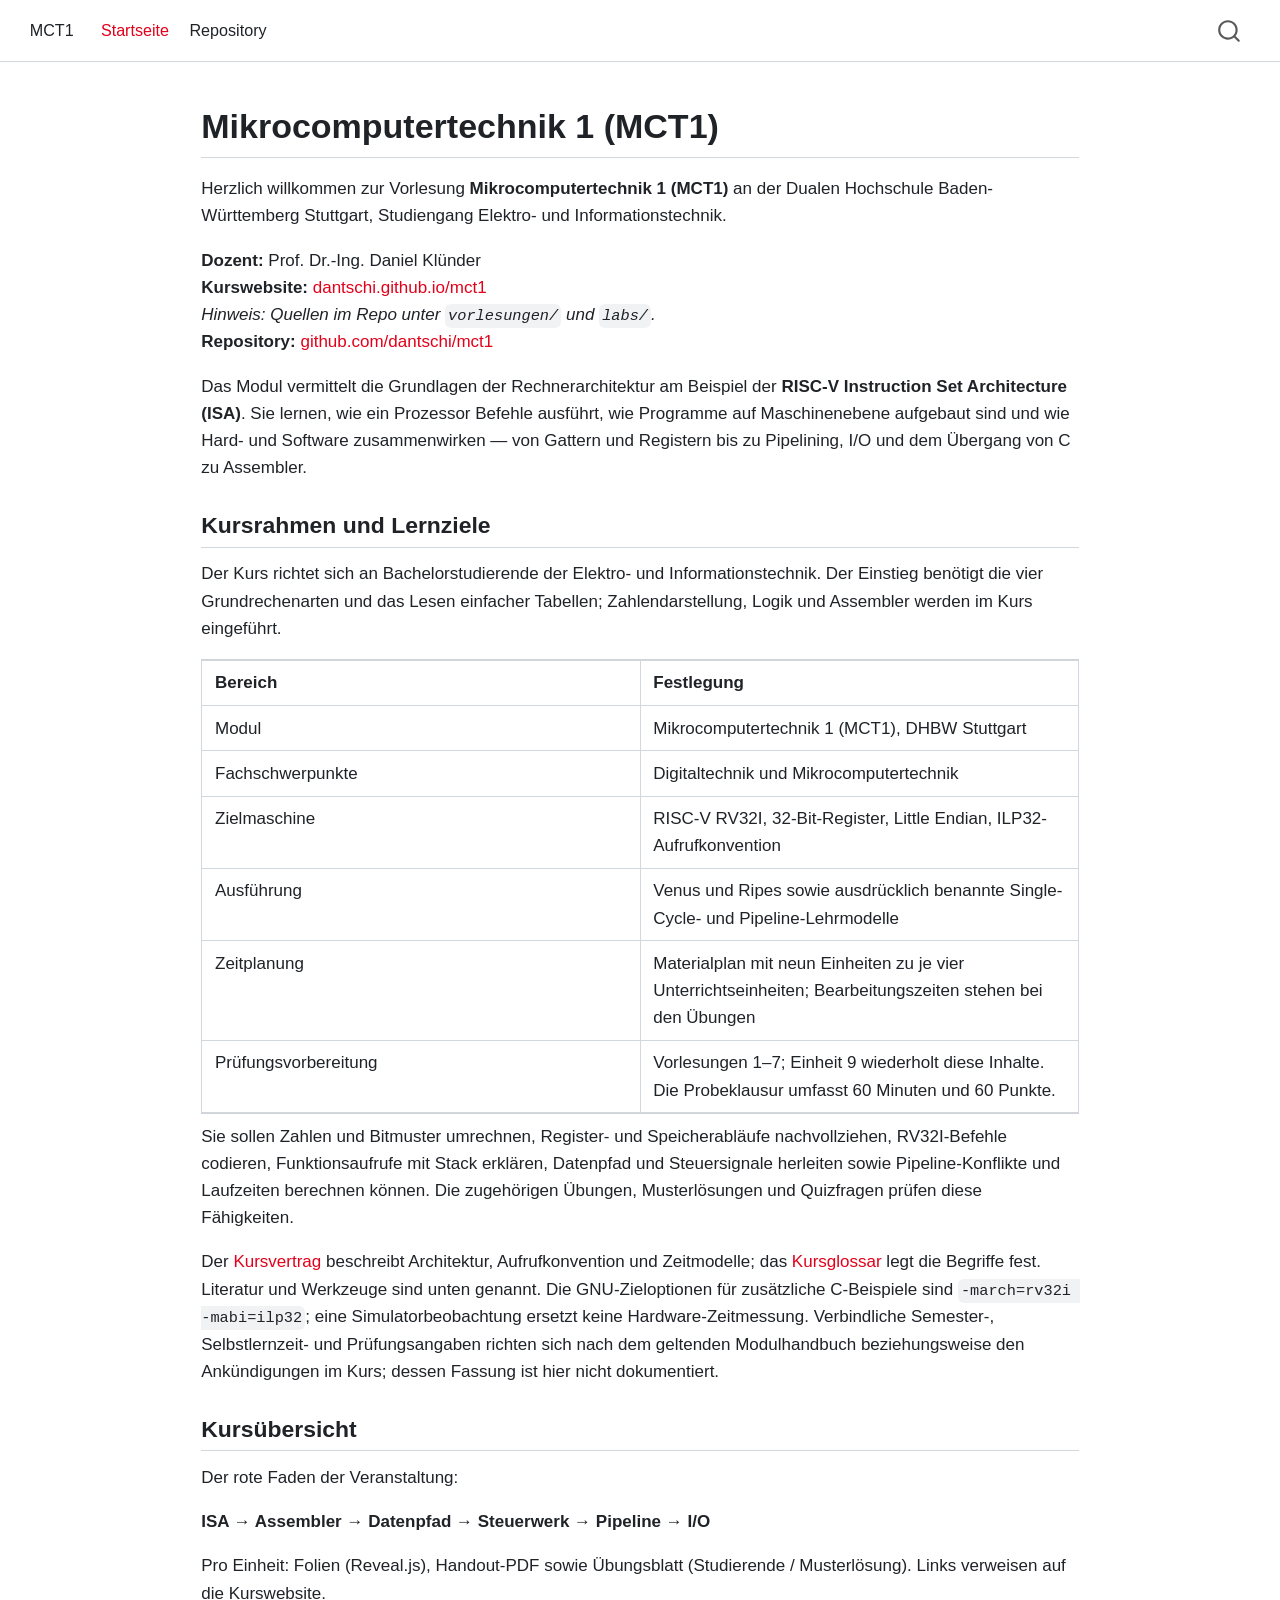
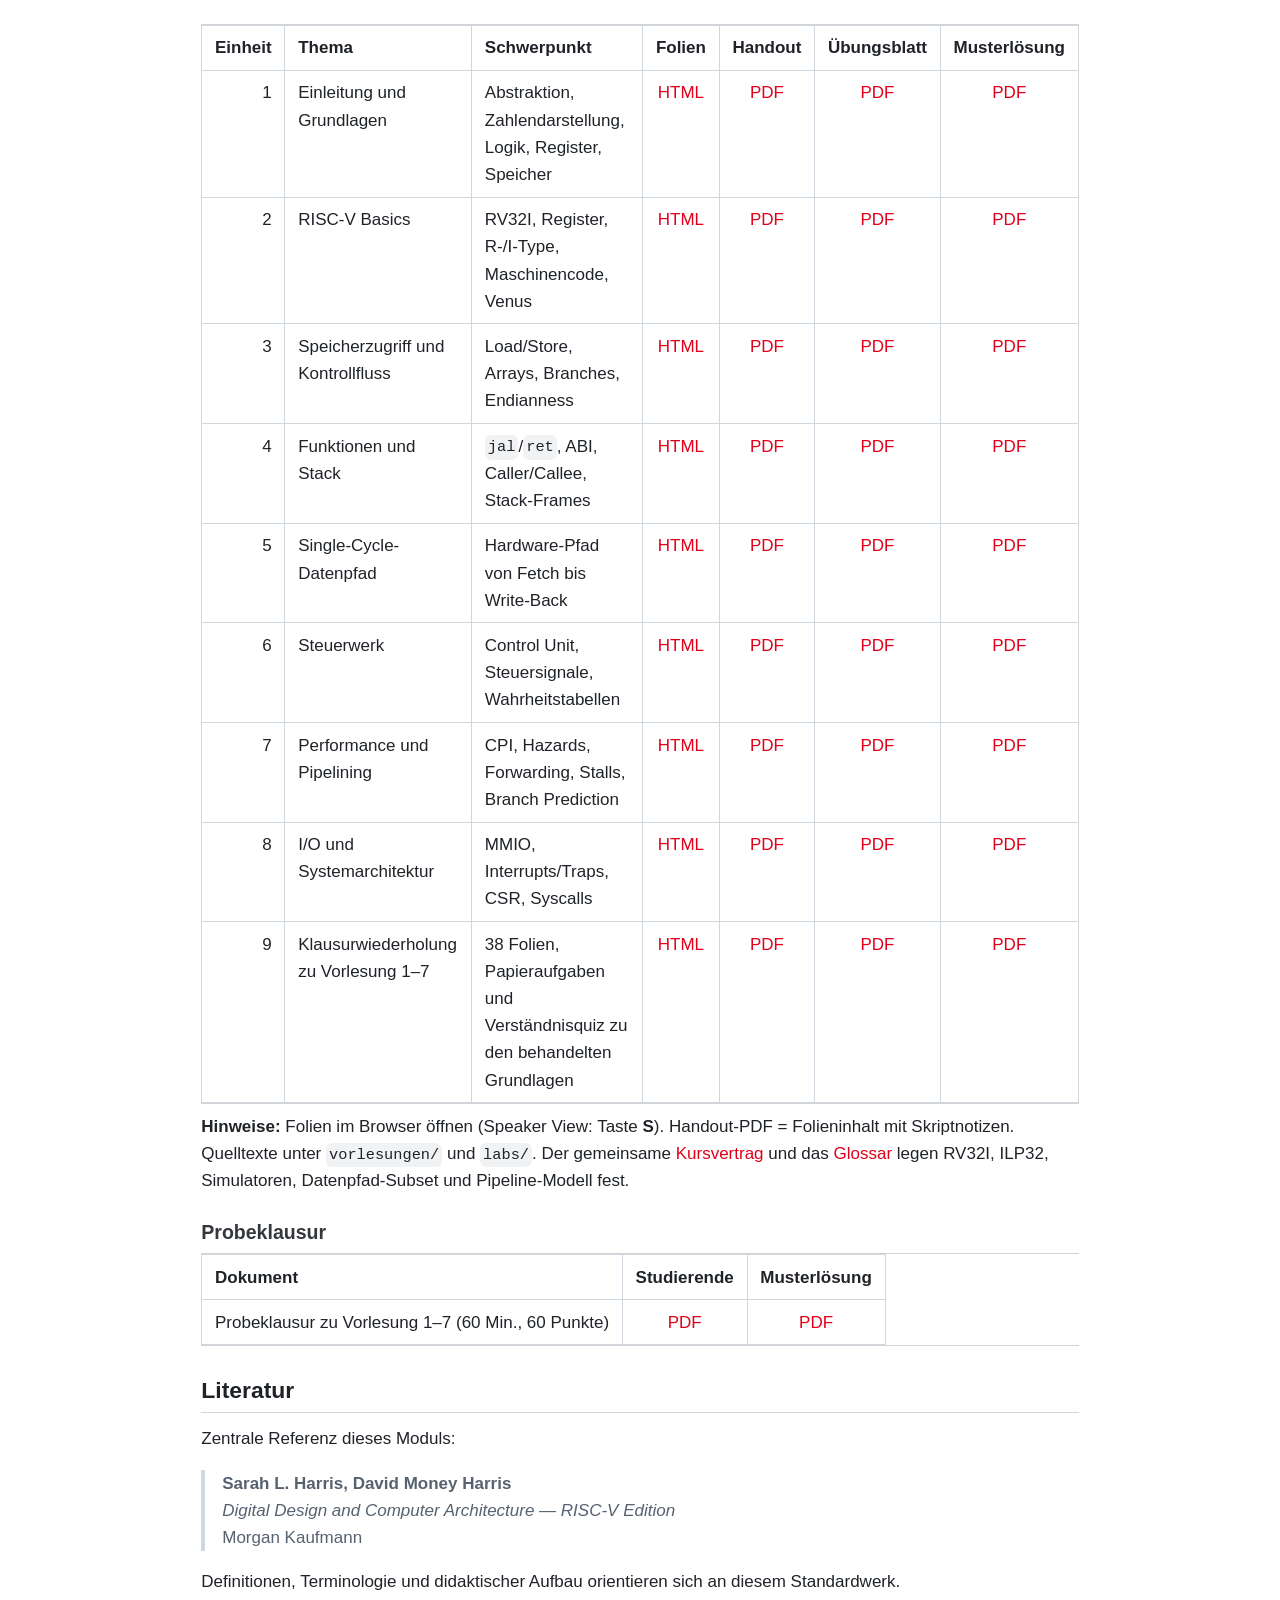
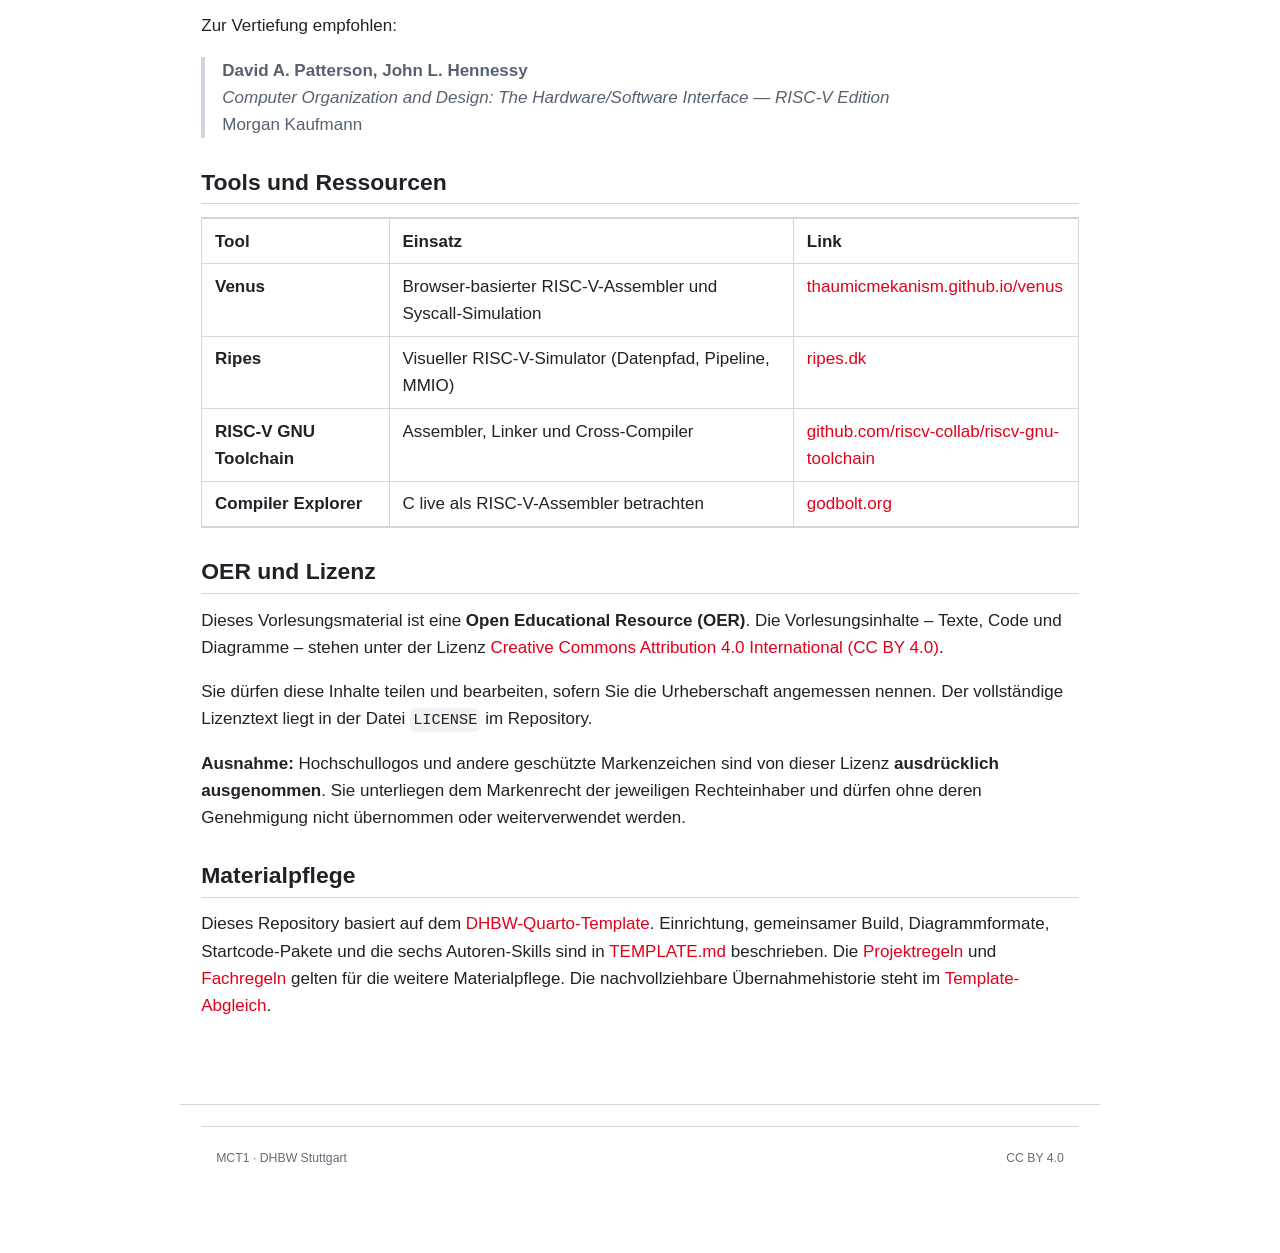
<file: index.html>
<!DOCTYPE html>
<html xmlns="http://www.w3.org/1999/xhtml" lang="en" xml:lang="en"><head>

<meta charset="utf-8">
<meta name="generator" content="quarto-1.11.9">

<meta name="viewport" content="width=device-width, initial-scale=1.0, user-scalable=yes">


<title>Mikrocomputertechnik 1</title>
<style>
/* Default styles provided by pandoc.
** See https://pandoc.org/MANUAL.html#variables-for-html for config info.
*/
span.smallcaps{font-variant: small-caps;}
div.columns{display: flex; gap: 1.5em;}
div.column{flex: auto;}
@media screen {
div.columns{gap: min(4vw, 1.5em);}
div.column{overflow-x: auto;}
}
div.hanging-indent{margin-left: 1.5em; text-indent: -1.5em;}
ul.task-list{list-style: none;}
ul.task-list li input[type="checkbox"] {
  width: 0.8em;
  margin: 0 0.8em 0.2em -1em; /* quarto-specific, see https://github.com/quarto-dev/quarto-cli/issues/4556 */ 
  vertical-align: middle;
}
</style>


<script src="site_libs/quarto-nav/quarto-nav.js"></script>
<script src="site_libs/quarto-nav/headroom.min.js"></script>
<script src="site_libs/clipboard/clipboard.min.js"></script>
<script src="site_libs/quarto-search/autocomplete.umd.js"></script>
<script src="site_libs/quarto-search/fuse.min.js"></script>
<script src="site_libs/quarto-search/quarto-search.js"></script>
<meta name="quarto:offset" content="./">
<link href="./assets/dhbw_logo.svg" rel="icon" type="image/svg+xml">
<script src="site_libs/quarto-html/quarto.js" type="module"></script>
<script src="site_libs/quarto-html/tabsets/tabsets.js" type="module"></script>
<script src="site_libs/quarto-html/scrollable-regions/scrollable-regions.js" type="module"></script>
<script src="site_libs/quarto-html/popper.min.js"></script>
<script src="site_libs/quarto-html/tippy.umd.min.js"></script>
<script src="site_libs/quarto-html/anchor.min.js"></script>
<link href="site_libs/quarto-html/tippy.css" rel="stylesheet">
<link href="site_libs/quarto-html/quarto-syntax-highlighting-63b5708e65d6cd79cd7618c58d0c21e7.css" rel="stylesheet" id="quarto-text-highlighting-styles">
<script src="site_libs/bootstrap/bootstrap.min.js"></script>
<link href="site_libs/bootstrap/bootstrap-icons.css" rel="stylesheet">
<link href="site_libs/bootstrap/bootstrap-bfeb43f7357e78ff91136a2dca9fb023.min.css" rel="stylesheet" append-hash="true" id="quarto-bootstrap" data-mode="light">
<script id="quarto-search-options" type="application/json">{
  "location": "navbar",
  "copy-button": false,
  "collapse-after": 3,
  "panel-placement": "end",
  "type": "overlay",
  "limit": 50,
  "keyboard-shortcut": [
    "f",
    "/",
    "s"
  ],
  "show-item-context": false,
  "language": {
    "search-no-results-text": "No results",
    "search-matching-documents-text": "matching documents",
    "search-copy-link-title": "Copy link to search",
    "search-hide-matches-text": "Hide additional matches",
    "search-more-match-text": "more match in this document",
    "search-more-matches-text": "more matches in this document",
    "search-clear-button-title": "Clear",
    "search-text-placeholder": "",
    "search-detached-cancel-button-title": "Cancel",
    "search-submit-button-title": "Submit",
    "search-label": "Search"
  }
}</script>
<link rel="preconnect" href="https://fonts.googleapis.com">
<link rel="preconnect" href="https://fonts.gstatic.com" crossorigin="">
<link href="https://fonts.googleapis.com/css2?family=Inter:wght@400;500;600&amp;display=swap" rel="stylesheet">


</head>

<body class="nav-fixed fullcontent quarto-light"><a id="quarto-skip-link" class="visually-hidden-focusable" href="#quarto-document-content">Skip to main content</a>

<div id="quarto-search-results"></div>
  <header id="quarto-header" class="headroom fixed-top">
    <nav class="navbar navbar-expand-lg " data-bs-theme="dark" aria-label="Site">
      <div class="navbar-container container-fluid">
      <div class="navbar-brand-container mx-auto">
    <a class="navbar-brand" href="./index.html">
    <span class="navbar-title">MCT1</span>
    </a>
  </div>
          <button class="navbar-toggler" type="button" data-bs-toggle="collapse" data-bs-target="#navbarCollapse" aria-controls="navbarCollapse" aria-expanded="false" aria-label="Toggle navigation" onclick="if (window.quartoToggleHeadroom) { window.quartoToggleHeadroom(); }">
  <span class="navbar-toggler-icon"></span>
</button>
          <div class="collapse navbar-collapse" id="navbarCollapse">
            <ul class="navbar-nav navbar-nav-scroll me-auto">
  <li class="nav-item">
    <a class="nav-link active" href="./index.html" aria-current="page"> 
<span class="menu-text">Startseite</span></a>
  </li>  
  <li class="nav-item">
    <a class="nav-link" href="https://github.com/dantschi/mct1"> 
<span class="menu-text">Repository</span></a>
  </li>  
</ul>
          </div> <!-- /navcollapse -->
            <div class="quarto-navbar-tools">
</div>
            <div id="quarto-search" class="" title="Search"></div>
      </div> <!-- /container-fluid -->
    </nav>
</header>
<!-- content -->
<div id="quarto-content" class="quarto-container page-columns page-rows-contents page-layout-article page-navbar">
<!-- sidebar -->
<!-- margin-sidebar -->
    
<!-- main -->
<main class="content" id="quarto-document-content" tabindex="-1"><header id="title-block-header" class="quarto-title-block"></header>




<section id="mikrocomputertechnik-1-mct1" class="level1">
<h1>Mikrocomputertechnik 1 (MCT1)</h1>
<p>Herzlich willkommen zur Vorlesung <strong>Mikrocomputertechnik 1 (MCT1)</strong> an der Dualen Hochschule Baden-Württemberg Stuttgart, Studiengang Elektro- und Informationstechnik.</p>
<p><strong>Dozent:</strong> Prof.&nbsp;Dr.-Ing. Daniel Klünder<br>
<strong>Kurswebsite:</strong> <a href="https://dantschi.github.io/mct1/">dantschi.github.io/mct1</a><br>
<em>Hinweis: Quellen im Repo unter <a href="vorlesungen/"><code>vorlesungen/</code></a> und <a href="labs/"><code>labs/</code></a>.</em><br>
<strong>Repository:</strong> <a href="https://github.com/dantschi/mct1">github.com/dantschi/mct1</a></p>
<p>Das Modul vermittelt die Grundlagen der Rechnerarchitektur am Beispiel der <strong>RISC-V Instruction Set Architecture (ISA)</strong>. Sie lernen, wie ein Prozessor Befehle ausführt, wie Programme auf Maschinenebene aufgebaut sind und wie Hard- und Software zusammenwirken — von Gattern und Registern bis zu Pipelining, I/O und dem Übergang von C zu Assembler.</p>
<section id="kursrahmen-und-lernziele" class="level2">
<h2 class="anchored" data-anchor-id="kursrahmen-und-lernziele">Kursrahmen und Lernziele</h2>
<p>Der Kurs richtet sich an Bachelorstudierende der Elektro- und Informationstechnik. Der Einstieg benötigt die vier Grundrechenarten und das Lesen einfacher Tabellen; Zahlendarstellung, Logik und Assembler werden im Kurs eingeführt.</p>
<table class="caption-top table">
<colgroup>
<col style="width: 50%">
<col style="width: 50%">
</colgroup>
<thead>
<tr class="header">
<th>Bereich</th>
<th>Festlegung</th>
</tr>
</thead>
<tbody>
<tr class="odd">
<td>Modul</td>
<td>Mikrocomputertechnik 1 (MCT1), DHBW Stuttgart</td>
</tr>
<tr class="even">
<td>Fachschwerpunkte</td>
<td>Digitaltechnik und Mikrocomputertechnik</td>
</tr>
<tr class="odd">
<td>Zielmaschine</td>
<td>RISC-V RV32I, 32-Bit-Register, Little Endian, ILP32-Aufrufkonvention</td>
</tr>
<tr class="even">
<td>Ausführung</td>
<td>Venus und Ripes sowie ausdrücklich benannte Single-Cycle- und Pipeline-Lehrmodelle</td>
</tr>
<tr class="odd">
<td>Zeitplanung</td>
<td>Materialplan mit neun Einheiten zu je vier Unterrichtseinheiten; Bearbeitungszeiten stehen bei den Übungen</td>
</tr>
<tr class="even">
<td>Prüfungsvorbereitung</td>
<td>Vorlesungen 1–7; Einheit 9 wiederholt diese Inhalte. Die Probeklausur umfasst 60 Minuten und 60 Punkte.</td>
</tr>
</tbody>
</table>
<p>Sie sollen Zahlen und Bitmuster umrechnen, Register- und Speicherabläufe nachvollziehen, RV32I-Befehle codieren, Funktionsaufrufe mit Stack erklären, Datenpfad und Steuersignale herleiten sowie Pipeline-Konflikte und Laufzeiten berechnen können. Die zugehörigen Übungen, Musterlösungen und Quizfragen prüfen diese Fähigkeiten.</p>
<p>Der <a href="referenz/kursvertrag.md">Kursvertrag</a> beschreibt Architektur, Aufrufkonvention und Zeitmodelle; das <a href="GLOSSAR.md">Kursglossar</a> legt die Begriffe fest. Literatur und Werkzeuge sind unten genannt. Die GNU-Zieloptionen für zusätzliche C-Beispiele sind <code>-march=rv32i -mabi=ilp32</code>; eine Simulatorbeobachtung ersetzt keine Hardware-Zeitmessung. Verbindliche Semester-, Selbstlernzeit- und Prüfungsangaben richten sich nach dem geltenden Modulhandbuch beziehungsweise den Ankündigungen im Kurs; dessen Fassung ist hier nicht dokumentiert.</p>
</section>
<section id="kursübersicht" class="level2">
<h2 class="anchored" data-anchor-id="kursübersicht">Kursübersicht</h2>
<p>Der rote Faden der Veranstaltung:</p>
<p><strong>ISA → Assembler → Datenpfad → Steuerwerk → Pipeline → I/O</strong></p>
<p>Pro Einheit: Folien (Reveal.js), Handout-PDF sowie Übungsblatt (Studierende / Musterlösung). Links verweisen auf die Kurswebsite.</p>
<table class="caption-top table">
<thead>
<tr class="header">
<th style="text-align: right;">Einheit</th>
<th>Thema</th>
<th>Schwerpunkt</th>
<th style="text-align: center;">Folien</th>
<th style="text-align: center;">Handout</th>
<th style="text-align: center;">Übungsblatt</th>
<th style="text-align: center;">Musterlösung</th>
</tr>
</thead>
<tbody>
<tr class="odd">
<td style="text-align: right;">1</td>
<td>Einleitung und Grundlagen</td>
<td>Abstraktion, Zahlendarstellung, Logik, Register, Speicher</td>
<td style="text-align: center;"><a href="https://dantschi.github.io/mct1/vorlesungen/01_kickoff.html">HTML</a></td>
<td style="text-align: center;"><a href="https://dantschi.github.io/mct1/vorlesungen/01_kickoff-handout.pdf">PDF</a></td>
<td style="text-align: center;"><a href="https://dantschi.github.io/mct1/labs/lab_01_datenrepraesentation-logik.pdf">PDF</a></td>
<td style="text-align: center;"><a href="https://dantschi.github.io/mct1/labs/lab_01_datenrepraesentation-logik-musterloesung.pdf">PDF</a></td>
</tr>
<tr class="even">
<td style="text-align: right;">2</td>
<td>RISC-V Basics</td>
<td>RV32I, Register, R-/I-Type, Maschinencode, Venus</td>
<td style="text-align: center;"><a href="https://dantschi.github.io/mct1/vorlesungen/02_riscv-basics.html">HTML</a></td>
<td style="text-align: center;"><a href="https://dantschi.github.io/mct1/vorlesungen/02_riscv-basics-handout.pdf">PDF</a></td>
<td style="text-align: center;"><a href="https://dantschi.github.io/mct1/labs/lab_02_riscv-basics-venus.pdf">PDF</a></td>
<td style="text-align: center;"><a href="https://dantschi.github.io/mct1/labs/lab_02_riscv-basics-venus-musterloesung.pdf">PDF</a></td>
</tr>
<tr class="odd">
<td style="text-align: right;">3</td>
<td>Speicherzugriff und Kontrollfluss</td>
<td>Load/Store, Arrays, Branches, Endianness</td>
<td style="text-align: center;"><a href="https://dantschi.github.io/mct1/vorlesungen/03_speicher-kontrollfluss.html">HTML</a></td>
<td style="text-align: center;"><a href="https://dantschi.github.io/mct1/vorlesungen/03_speicher-kontrollfluss-handout.pdf">PDF</a></td>
<td style="text-align: center;"><a href="https://dantschi.github.io/mct1/labs/lab_03_speicherzugriff-kontrollfluss.pdf">PDF</a></td>
<td style="text-align: center;"><a href="https://dantschi.github.io/mct1/labs/lab_03_speicherzugriff-kontrollfluss-musterloesung.pdf">PDF</a></td>
</tr>
<tr class="even">
<td style="text-align: right;">4</td>
<td>Funktionen und Stack</td>
<td><code>jal</code>/<code>ret</code>, ABI, Caller/Callee, Stack-Frames</td>
<td style="text-align: center;"><a href="https://dantschi.github.io/mct1/vorlesungen/04_funktionen-stack.html">HTML</a></td>
<td style="text-align: center;"><a href="https://dantschi.github.io/mct1/vorlesungen/04_funktionen-stack-handout.pdf">PDF</a></td>
<td style="text-align: center;"><a href="https://dantschi.github.io/mct1/labs/lab_04_funktionen-stack.pdf">PDF</a></td>
<td style="text-align: center;"><a href="https://dantschi.github.io/mct1/labs/lab_04_funktionen-stack-musterloesung.pdf">PDF</a></td>
</tr>
<tr class="odd">
<td style="text-align: right;">5</td>
<td>Single-Cycle-Datenpfad</td>
<td>Hardware-Pfad von Fetch bis Write-Back</td>
<td style="text-align: center;"><a href="https://dantschi.github.io/mct1/vorlesungen/05_single-cycle-datenpfad.html">HTML</a></td>
<td style="text-align: center;"><a href="https://dantschi.github.io/mct1/vorlesungen/05_single-cycle-datenpfad-handout.pdf">PDF</a></td>
<td style="text-align: center;"><a href="https://dantschi.github.io/mct1/labs/lab_05_single-cycle-datenpfad.pdf">PDF</a></td>
<td style="text-align: center;"><a href="https://dantschi.github.io/mct1/labs/lab_05_single-cycle-datenpfad-musterloesung.pdf">PDF</a></td>
</tr>
<tr class="even">
<td style="text-align: right;">6</td>
<td>Steuerwerk</td>
<td>Control Unit, Steuersignale, Wahrheitstabellen</td>
<td style="text-align: center;"><a href="https://dantschi.github.io/mct1/vorlesungen/06_steuerwerk.html">HTML</a></td>
<td style="text-align: center;"><a href="https://dantschi.github.io/mct1/vorlesungen/06_steuerwerk-handout.pdf">PDF</a></td>
<td style="text-align: center;"><a href="https://dantschi.github.io/mct1/labs/lab_06_steuerwerk.pdf">PDF</a></td>
<td style="text-align: center;"><a href="https://dantschi.github.io/mct1/labs/lab_06_steuerwerk-musterloesung.pdf">PDF</a></td>
</tr>
<tr class="odd">
<td style="text-align: right;">7</td>
<td>Performance und Pipelining</td>
<td>CPI, Hazards, Forwarding, Stalls, Branch Prediction</td>
<td style="text-align: center;"><a href="https://dantschi.github.io/mct1/vorlesungen/07_performance-pipelining.html">HTML</a></td>
<td style="text-align: center;"><a href="https://dantschi.github.io/mct1/vorlesungen/07_performance-pipelining-handout.pdf">PDF</a></td>
<td style="text-align: center;"><a href="https://dantschi.github.io/mct1/labs/lab_07_performance-pipelining.pdf">PDF</a></td>
<td style="text-align: center;"><a href="https://dantschi.github.io/mct1/labs/lab_07_performance-pipelining-musterloesung.pdf">PDF</a></td>
</tr>
<tr class="even">
<td style="text-align: right;">8</td>
<td>I/O und Systemarchitektur</td>
<td>MMIO, Interrupts/Traps, CSR, Syscalls</td>
<td style="text-align: center;"><a href="https://dantschi.github.io/mct1/vorlesungen/08_io-systemarchitektur.html">HTML</a></td>
<td style="text-align: center;"><a href="https://dantschi.github.io/mct1/vorlesungen/08_io-systemarchitektur-handout.pdf">PDF</a></td>
<td style="text-align: center;"><a href="https://dantschi.github.io/mct1/labs/lab_08_io-systemarchitektur.pdf">PDF</a></td>
<td style="text-align: center;"><a href="https://dantschi.github.io/mct1/labs/lab_08_io-systemarchitektur-musterloesung.pdf">PDF</a></td>
</tr>
<tr class="odd">
<td style="text-align: right;">9</td>
<td>Klausurwiederholung zu Vorlesung 1–7</td>
<td>38 Folien, Papieraufgaben und Verständnisquiz zu den behandelten Grundlagen</td>
<td style="text-align: center;"><a href="https://dantschi.github.io/mct1/vorlesungen/09_wrap-up-c-to-assembly.html">HTML</a></td>
<td style="text-align: center;"><a href="https://dantschi.github.io/mct1/vorlesungen/09_wrap-up-c-to-assembly-handout.pdf">PDF</a></td>
<td style="text-align: center;"><a href="https://dantschi.github.io/mct1/labs/lab_09_wrap-up-state-machine.pdf">PDF</a></td>
<td style="text-align: center;"><a href="https://dantschi.github.io/mct1/labs/lab_09_wrap-up-state-machine-musterloesung.pdf">PDF</a></td>
</tr>
</tbody>
</table>
<p><strong>Hinweise:</strong> Folien im Browser öffnen (Speaker View: Taste <strong>S</strong>). Handout-PDF = Folieninhalt mit Skriptnotizen. Quelltexte unter <a href="vorlesungen/"><code>vorlesungen/</code></a> und <a href="labs/"><code>labs/</code></a>. Der gemeinsame <a href="referenz/kursvertrag.md">Kursvertrag</a> und das <a href="GLOSSAR.md">Glossar</a> legen RV32I, ILP32, Simulatoren, Datenpfad-Subset und Pipeline-Modell fest.</p>
<section id="probeklausur" class="level3">
<h3 class="anchored" data-anchor-id="probeklausur">Probeklausur</h3>
<table class="caption-top table">
<thead>
<tr class="header">
<th>Dokument</th>
<th style="text-align: center;">Studierende</th>
<th style="text-align: center;">Musterlösung</th>
</tr>
</thead>
<tbody>
<tr class="odd">
<td>Probeklausur zu Vorlesung 1–7 (60 Min., 60 Punkte)</td>
<td style="text-align: center;"><a href="https://dantschi.github.io/mct1/labs/probeklausur.pdf">PDF</a></td>
<td style="text-align: center;"><a href="https://dantschi.github.io/mct1/labs/probeklausur-musterloesung.pdf">PDF</a></td>
</tr>
</tbody>
</table>
</section>
</section>
<section id="literatur" class="level2">
<h2 class="anchored" data-anchor-id="literatur">Literatur</h2>
<p>Zentrale Referenz dieses Moduls:</p>
<blockquote class="blockquote">
<p><strong>Sarah L. Harris, David Money Harris</strong><br>
<em>Digital Design and Computer Architecture — RISC-V Edition</em><br>
Morgan Kaufmann</p>
</blockquote>
<p>Definitionen, Terminologie und didaktischer Aufbau orientieren sich an diesem Standardwerk.</p>
<p>Zur Vertiefung empfohlen:</p>
<blockquote class="blockquote">
<p><strong>David A. Patterson, John L. Hennessy</strong><br>
<em>Computer Organization and Design: The Hardware/Software Interface — RISC-V Edition</em><br>
Morgan Kaufmann</p>
</blockquote>
</section>
<section id="tools-und-ressourcen" class="level2">
<h2 class="anchored" data-anchor-id="tools-und-ressourcen">Tools und Ressourcen</h2>
<table class="caption-top table">
<thead>
<tr class="header">
<th>Tool</th>
<th>Einsatz</th>
<th>Link</th>
</tr>
</thead>
<tbody>
<tr class="odd">
<td><strong>Venus</strong></td>
<td>Browser-basierter RISC-V-Assembler und Syscall-Simulation</td>
<td><a href="https://thaumicmekanism.github.io/venus/">thaumicmekanism.github.io/venus</a></td>
</tr>
<tr class="even">
<td><strong>Ripes</strong></td>
<td>Visueller RISC-V-Simulator (Datenpfad, Pipeline, MMIO)</td>
<td><a href="https://ripes.dk/">ripes.dk</a></td>
</tr>
<tr class="odd">
<td><strong>RISC-V GNU Toolchain</strong></td>
<td>Assembler, Linker und Cross-Compiler</td>
<td><a href="https://github.com/riscv-collab/riscv-gnu-toolchain">github.com/riscv-collab/riscv-gnu-toolchain</a></td>
</tr>
<tr class="even">
<td><strong>Compiler Explorer</strong></td>
<td>C live als RISC-V-Assembler betrachten</td>
<td><a href="https://godbolt.org/">godbolt.org</a></td>
</tr>
</tbody>
</table>
</section>
<section id="oer-und-lizenz" class="level2">
<h2 class="anchored" data-anchor-id="oer-und-lizenz">OER und Lizenz</h2>
<p>Dieses Vorlesungsmaterial ist eine <strong>Open Educational Resource (OER)</strong>. Die Vorlesungsinhalte – Texte, Code und Diagramme – stehen unter der Lizenz <strong><a href="https://creativecommons.org/licenses/by/4.0/">Creative Commons Attribution 4.0 International (CC BY 4.0)</a></strong>.</p>
<p>Sie dürfen diese Inhalte teilen und bearbeiten, sofern Sie die Urheberschaft angemessen nennen. Der vollständige Lizenztext liegt in der Datei <a href="LICENSE"><code>LICENSE</code></a> im Repository.</p>
<p><strong>Ausnahme:</strong> Hochschullogos und andere geschützte Markenzeichen sind von dieser Lizenz <strong>ausdrücklich ausgenommen</strong>. Sie unterliegen dem Markenrecht der jeweiligen Rechteinhaber und dürfen ohne deren Genehmigung nicht übernommen oder weiterverwendet werden.</p>
</section>
<section id="materialpflege" class="level2">
<h2 class="anchored" data-anchor-id="materialpflege">Materialpflege</h2>
<p>Dieses Repository basiert auf dem <a href="https://github.com/dantschi/dhbw-quarto-template">DHBW-Quarto-Template</a>. Einrichtung, gemeinsamer Build, Diagrammformate, Startcode-Pakete und die sechs Autoren-Skills sind in <a href="TEMPLATE.md">TEMPLATE.md</a> beschrieben. Die <a href="AGENTS.md">Projektregeln</a> und <a href="FACHREGELN.md">Fachregeln</a> gelten für die weitere Materialpflege. Die nachvollziehbare Übernahmehistorie steht im <a href="referenz/template-abgleich.md">Template-Abgleich</a>.</p>


</section>
</section>

</main> <!-- /main -->
<script id="quarto-html-after-body" type="application/javascript">
  window.document.addEventListener("DOMContentLoaded", function (event) {
    const icon = "";
    const anchorJS = new window.AnchorJS();
    anchorJS.options = {
      placement: 'right',
      icon: icon
    };
    anchorJS.add('.anchored');
    const isCodeAnnotation = (el) => {
      for (const clz of el.classList) {
        if (clz.startsWith('code-annotation-')) {                     
          return true;
        }
      }
      return false;
    }
    const onCopySuccess = function(e) {
      // button target
      const button = e.trigger;
      // don't keep focus
      button.blur();
      // flash "checked"
      button.classList.add('code-copy-button-checked');
      var currentTitle = button.getAttribute("title");
      button.setAttribute("title", "Copied!");
      let tooltip;
      if (window.bootstrap) {
        button.setAttribute("data-bs-toggle", "tooltip");
        button.setAttribute("data-bs-placement", "left");
        button.setAttribute("data-bs-title", "Copied!");
        tooltip = new bootstrap.Tooltip(button, 
          { trigger: "manual", 
            customClass: "code-copy-button-tooltip",
            offset: [0, -8]});
        tooltip.show();    
      }
      setTimeout(function() {
        if (tooltip) {
          tooltip.hide();
          button.removeAttribute("data-bs-title");
          button.removeAttribute("data-bs-toggle");
          button.removeAttribute("data-bs-placement");
        }
        button.setAttribute("title", currentTitle);
        button.classList.remove('code-copy-button-checked');
      }, 1000);
      // clear code selection
      e.clearSelection();
    }
    const getTextToCopy = function(trigger) {
      const outerScaffold = trigger.parentElement.cloneNode(true);
      const codeEl = outerScaffold.querySelector('code');
      for (const childEl of codeEl.children) {
        if (isCodeAnnotation(childEl)) {
          childEl.remove();
        }
      }
      return codeEl.innerText;
    }
    const clipboard = new window.ClipboardJS('.code-copy-button:not([data-in-quarto-modal])', {
      text: getTextToCopy
    });
    clipboard.on('success', onCopySuccess);
    if (window.document.getElementById('quarto-embedded-source-code-modal')) {
      const clipboardModal = new window.ClipboardJS('.code-copy-button[data-in-quarto-modal]', {
        text: getTextToCopy,
        container: window.document.getElementById('quarto-embedded-source-code-modal')
      });
      clipboardModal.on('success', onCopySuccess);
    }
      var localhostRegex = new RegExp(/^(?:http|https):\/\/localhost\:?[0-9]*\//);
      var mailtoRegex = new RegExp(/^mailto:/);
        var filterRegex = new RegExp("https:\/\/dantschi\.github\.io\/mct1\/");
      var isInternal = (href) => {
          return filterRegex.test(href) || localhostRegex.test(href) || mailtoRegex.test(href);
      }
      // Inspect non-navigation links and adorn them if external
      window.quartoDecorateExternalLinks = function (root) {
     var links = (root || window.document).querySelectorAll('a[href]:not(.nav-link):not(.navbar-brand):not(.toc-action):not(.sidebar-link):not(.sidebar-item-toggle):not(.pagination-link):not(.no-external):not([aria-hidden]):not(.dropdown-item):not(.quarto-navigation-tool):not(.about-link)');
      for (var i=0; i<links.length; i++) {
        const link = links[i];
        if (!isInternal(link.href)) {
          // undo the damage that might have been done by quarto-nav.js in the case of
          // links that we want to consider external
          if (link.dataset.originalHref !== undefined) {
            link.href = link.dataset.originalHref;
          }
          if (!link.classList.contains('no-external-icon')) {
          }
        }
      }
      };
      window.quartoDecorateExternalLinks(window.document);
    // Esc closes the popup (WCAG 1.4.13) and focus leaving both trigger and
    // popup closes it (WCAG 2.4.11); tippy handles neither for interactive popups.
    const hideOnEscAndFocusOut = {
      name: 'hideOnEscAndFocusOut',
      defaultValue: true,
      fn(instance) {
        const dismiss = () => {
          // A show scheduled by the trigger delay would otherwise reopen it
          instance.clearDelayTimeouts();
          instance.hide();
        };
        const onKeyDown = (event) => {
          if (event.key !== 'Escape') {
            return;
          }
          // Keep Esc from also reaching page handlers (e.g. reveal.js overview),
          // except an open reveal.js slide menu, which Esc should close too.
          // The menu handles keys only when its keyboard option is on.
          const menuHandlesEsc = window.Reveal?.getPlugin?.('menu')?.isOpen() &&
            window.Reveal.getConfig().menu?.keyboard !== false;
          if (!menuHandlesEsc) {
            event.stopPropagation();
          }
          if (instance.popper.contains(window.document.activeElement)) {
            // Disabled while refocusing so the focus trigger does not reopen it
            instance.disable();
            instance.reference.focus();
            instance.enable();
          }
          dismiss();
        };
        const onFocusOut = (event) => {
          const target = event.relatedTarget;
          if (target && !instance.reference.contains(target) &&
              !instance.popper.contains(target)) {
            dismiss();
          }
        };
        // On the trigger too: a click trigger (code-annotations: select) has no
        // blur handling. Attached for the instance's lifetime so leaving the
        // trigger also cancels a show still pending on the trigger delay.
        instance.reference.addEventListener('focusout', onFocusOut);
        return {
          onShow() {
            window.document.addEventListener('keydown', onKeyDown, true);
            instance.popper.addEventListener('focusout', onFocusOut);
          },
          onHide() {
            window.document.removeEventListener('keydown', onKeyDown, true);
            instance.popper.removeEventListener('focusout', onFocusOut);
          },
          onDestroy() {
            instance.reference.removeEventListener('focusout', onFocusOut);
          },
        };
      },
    };
    function tippyHover(el, contentFn, onTriggerFn, onUntriggerFn) {
      const config = {
        allowHTML: true,
        maxWidth: 500,
        delay: 100,
        arrow: false,
        appendTo: function(el) {
            return el.parentElement;
        },
        interactive: true,
        interactiveBorder: 10,
        theme: 'quarto',
        placement: 'bottom-start',
        plugins: [hideOnEscAndFocusOut],
      };
      if (contentFn) {
        config.content = contentFn;
      }
      if (onTriggerFn) {
        config.onTrigger = onTriggerFn;
      }
      if (onUntriggerFn) {
        config.onUntrigger = onUntriggerFn;
      }
      window.tippy(el, config); 
    }
    const noterefs = window.document.querySelectorAll('a[role="doc-noteref"]');
    for (var i=0; i<noterefs.length; i++) {
      const ref = noterefs[i];
      tippyHover(ref, function() {
        // use id or data attribute instead here
        let href = ref.getAttribute('data-footnote-href') || ref.getAttribute('href');
        try { href = new URL(href).hash; } catch {}
        const id = href.replace(/^#\/?/, "");
        const note = window.document.getElementById(id);
        if (note) {
          return note.innerHTML;
        } else {
          return "";
        }
      });
    }
    const xrefs = window.document.querySelectorAll('a.quarto-xref');
    const processXRef = (id, note) => {
      // Strip column container classes
      const stripColumnClz = (el) => {
        el.classList.remove("page-full", "page-columns");
        if (el.children) {
          for (const child of el.children) {
            stripColumnClz(child);
          }
        }
      }
      stripColumnClz(note)
      if (id === null || id.startsWith('sec-')) {
        // Special case sections, only their first couple elements
        const container = document.createElement("div");
        if (note.children && note.children.length > 2) {
          container.appendChild(note.children[0].cloneNode(true));
          for (let i = 1; i < note.children.length; i++) {
            const child = note.children[i];
            if (child.tagName === "P" && child.innerText === "") {
              continue;
            } else {
              container.appendChild(child.cloneNode(true));
              break;
            }
          }
          if (window.Quarto?.typesetMath) {
            window.Quarto.typesetMath(container);
          }
          return container.innerHTML
        } else {
          if (window.Quarto?.typesetMath) {
            window.Quarto.typesetMath(note);
          }
          return note.innerHTML;
        }
      } else {
        // Remove any anchor links if they are present
        const anchorLink = note.querySelector('a.anchorjs-link');
        if (anchorLink) {
          anchorLink.remove();
        }
        if (window.Quarto?.typesetMath) {
          window.Quarto.typesetMath(note);
        }
        if (note.classList.contains("callout")) {
          return note.outerHTML;
        } else {
          return note.innerHTML;
        }
      }
    }
    for (var i=0; i<xrefs.length; i++) {
      const xref = xrefs[i];
      tippyHover(xref, undefined, function(instance) {
        instance.disable();
        let url = xref.getAttribute('href');
        let hash = undefined; 
        if (url.startsWith('#')) {
          hash = url;
        } else {
          try { hash = new URL(url).hash; } catch {}
        }
        if (hash) {
          const id = hash.replace(/^#\/?/, "");
          const note = window.document.getElementById(id);
          if (note !== null) {
            try {
              const html = processXRef(id, note.cloneNode(true));
              instance.setContent(html);
            } finally {
              instance.enable();
              instance.show();
            }
          } else {
            // See if we can fetch this
            fetch(url.split('#')[0])
            .then(res => res.text())
            .then(html => {
              const parser = new DOMParser();
              const htmlDoc = parser.parseFromString(html, "text/html");
              const note = htmlDoc.getElementById(id);
              if (note !== null) {
                const html = processXRef(id, note);
                instance.setContent(html);
              } 
            }).finally(() => {
              instance.enable();
              instance.show();
            });
          }
        } else {
          // See if we can fetch a full url (with no hash to target)
          // This is a special case and we should probably do some content thinning / targeting
          fetch(url)
          .then(res => res.text())
          .then(html => {
            const parser = new DOMParser();
            const htmlDoc = parser.parseFromString(html, "text/html");
            const note = htmlDoc.querySelector('main.content');
            if (note !== null) {
              // This should only happen for chapter cross references
              // (since there is no id in the URL)
              // remove the first header
              if (note.children.length > 0 && note.children[0].tagName === "HEADER") {
                note.children[0].remove();
              }
              const html = processXRef(null, note);
              instance.setContent(html);
            } 
          }).finally(() => {
            instance.enable();
            instance.show();
          });
        }
      }, function(instance) {
      });
    }
        let selectedAnnoteEl;
        const selectorForAnnotation = ( cell, annotation) => {
          let cellAttr = 'data-code-cell="' + cell + '"';
          let lineAttr = 'data-code-annotation="' +  annotation + '"';
          const selector = 'span[' + cellAttr + '][' + lineAttr + ']';
          return selector;
        }
        const selectCodeLines = (annoteEl) => {
          const doc = window.document;
          const targetCell = annoteEl.getAttribute("data-target-cell");
          const targetAnnotation = annoteEl.getAttribute("data-target-annotation");
          const annoteSpan = window.document.querySelector(selectorForAnnotation(targetCell, targetAnnotation));
          const lines = annoteSpan.getAttribute("data-code-lines").split(",");
          const lineIds = lines.map((line) => {
            return targetCell + "-" + line;
          })
          // Each band is positioned against its own containing block, which is
          // not the offsetParent of the lines, so place it from client rects.
          const placeBand = (band, firstEl, lastEl, codeBlock) => {
            const container = band.offsetParent;
            if (container === null) {
              return;
            }
            const containerRect = container.getBoundingClientRect();
            // Reveal.js scales slides with a transform, so convert client
            // pixels back to the CSS pixels of the container.
            const scale = containerRect.height / container.offsetHeight || 1;
            const firstRect = firstEl.getBoundingClientRect();
            const lastRect = lastEl.getBoundingClientRect();
            const top = (firstRect.top - containerRect.top) / scale - container.clientTop + container.scrollTop;
            const height = (lastRect.bottom - firstRect.top) / scale;
            band.style.top = top - 2 + "px";
            band.style.height = height + 4 + "px";
            if (codeBlock) {
              // Without the copy button wrapper, the containing block is wider
              // than the code block, so span the code block explicitly.
              const blockRect = codeBlock.getBoundingClientRect();
              band.style.left = (blockRect.left - containerRect.left) / scale - container.clientLeft + container.scrollLeft + "px";
              band.style.width = blockRect.width / scale + "px";
            }
          };
          if (lineIds.length > 0) {
            const el = window.document.getElementById(lineIds[0]);
            const lastEl = window.document.getElementById(lineIds[lineIds.length - 1]);
            const parent = el.parentElement.parentElement;
            // cook up a div (if necessary) and position it
            let div = window.document.getElementById("code-annotation-line-highlight");
            if (div === null) {
              div = window.document.createElement("div");
              div.setAttribute("id", "code-annotation-line-highlight");
              div.style.position = 'absolute';
              parent.appendChild(div);
            }
            placeBand(div, el, lastEl, parent.closest("div.sourceCode") || parent);
            let gutterDiv = window.document.getElementById("code-annotation-line-highlight-gutter");
            if (gutterDiv === null) {
              gutterDiv = window.document.createElement("div");
              gutterDiv.setAttribute("id", "code-annotation-line-highlight-gutter");
              gutterDiv.style.position = 'absolute';
              const codeCell = window.document.getElementById(targetCell);
              const gutter = codeCell.querySelector('.code-annotation-gutter');
              gutter.appendChild(gutterDiv);
            }
            placeBand(gutterDiv, el, lastEl);
            selectedAnnoteEl = annoteEl;
          }
        };
        const unselectCodeLines = () => {
          const elementsIds = ["code-annotation-line-highlight", "code-annotation-line-highlight-gutter"];
          elementsIds.forEach((elId) => {
            const div = window.document.getElementById(elId);
            if (div) {
              div.remove();
            }
          });
          selectedAnnoteEl = undefined;
        };
          // Handle positioning of the toggle
      window.addEventListener(
        "resize",
        throttle(() => {
          elRect = undefined;
          if (selectedAnnoteEl) {
            selectCodeLines(selectedAnnoteEl);
          }
        }, 10)
      );
      function throttle(fn, ms) {
      let throttle = false;
      let timer;
        return (...args) => {
          if(!throttle) { // first call gets through
              fn.apply(this, args);
              throttle = true;
          } else { // all the others get throttled
              if(timer) clearTimeout(timer); // cancel #2
              timer = setTimeout(() => {
                fn.apply(this, args);
                timer = throttle = false;
              }, ms);
          }
        };
      }
        // Attach click handler to the DT
        const annoteDls = window.document.querySelectorAll('dt[data-target-cell]');
        for (const annoteDlNode of annoteDls) {
          annoteDlNode.addEventListener('click', (event) => {
            const clickedEl = event.target;
            if (clickedEl !== selectedAnnoteEl) {
              unselectCodeLines();
              const activeEl = window.document.querySelector('dt[data-target-cell].code-annotation-active');
              if (activeEl) {
                activeEl.classList.remove('code-annotation-active');
              }
              selectCodeLines(clickedEl);
              clickedEl.classList.add('code-annotation-active');
            } else {
              // Unselect the line
              unselectCodeLines();
              clickedEl.classList.remove('code-annotation-active');
            }
          });
        }
    const findCites = (el) => {
      const parentEl = el.parentElement;
      if (parentEl) {
        const cites = parentEl.dataset.cites;
        if (cites) {
          return {
            el,
            cites: cites.split(' ')
          };
        } else {
          return findCites(el.parentElement)
        }
      } else {
        return undefined;
      }
    };
    var bibliorefs = window.document.querySelectorAll('a[role="doc-biblioref"]');
    for (var i=0; i<bibliorefs.length; i++) {
      const ref = bibliorefs[i];
      const citeInfo = findCites(ref);
      if (citeInfo) {
        tippyHover(citeInfo.el, function() {
          var popup = window.document.createElement('div');
          citeInfo.cites.forEach(function(cite) {
            var citeDiv = window.document.createElement('div');
            citeDiv.classList.add('hanging-indent');
            citeDiv.classList.add('csl-entry');
            var biblioDiv = window.document.getElementById('ref-' + cite);
            if (biblioDiv) {
              citeDiv.innerHTML = biblioDiv.innerHTML;
            }
            popup.appendChild(citeDiv);
          });
          return popup.innerHTML;
        });
      }
    }
  });
  </script>
  <script type="application/javascript">
  window.quartoScrollableRegionsLabels = {"code":"Scrollable code","output":"Scrollable output"};
  </script>
</div> <!-- /content -->
<footer class="footer">
  <div class="nav-footer">
    <div class="nav-footer-left">
<p>MCT1 · DHBW Stuttgart</p>
</div>   
    <div class="nav-footer-center">
      &nbsp;
    </div>
    <div class="nav-footer-right">
<p>CC BY 4.0</p>
</div>
  </div>
</footer>




</body></html>
</file>
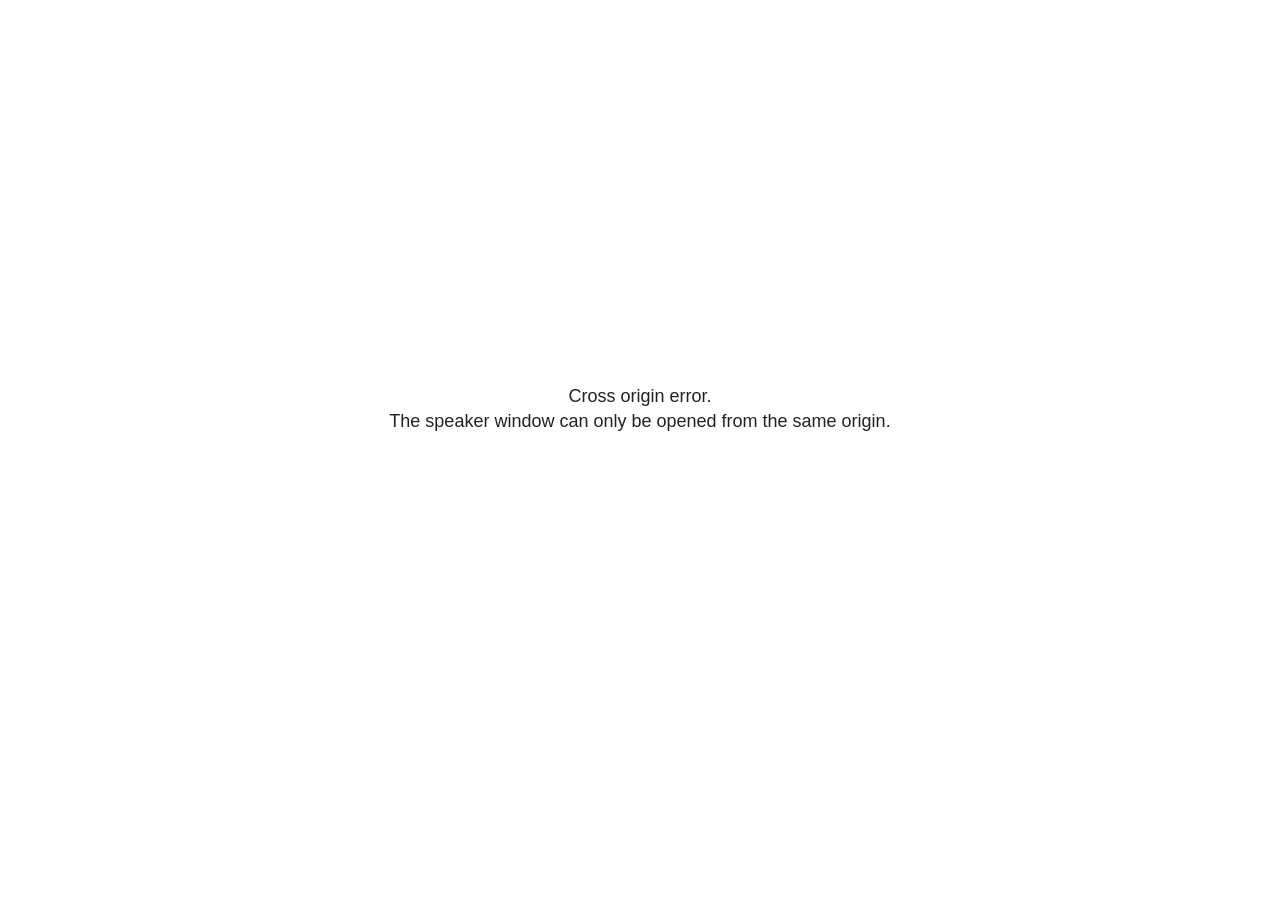
<file: site_libs/revealjs/plugin/notes/speaker-view.html>
<!--
	NOTE: You need to build the notes plugin after making changes to this file.
-->
<html lang="en">
	<head>
		<meta charset="utf-8">

		<title>reveal.js - Speaker View</title>

		<style>
			body {
				font-family: Helvetica;
				font-size: 18px;
			}

			#current-slide,
			#upcoming-slide,
			#speaker-controls {
				padding: 6px;
				box-sizing: border-box;
				-moz-box-sizing: border-box;
			}

			#current-slide iframe,
			#upcoming-slide iframe {
				width: 100%;
				height: 100%;
				border: 1px solid #ddd;
			}

			#current-slide .label,
			#upcoming-slide .label {
				position: absolute;
				top: 10px;
				left: 10px;
				z-index: 2;
			}

			#connection-status {
				position: absolute;
				top: 0;
				left: 0;
				width: 100%;
				height: 100%;
				z-index: 20;
				padding: 30% 20% 20% 20%;
				font-size: 18px;
				color: #222;
				background: #fff;
				text-align: center;
				box-sizing: border-box;
				line-height: 1.4;
			}

			.overlay-element {
				height: 34px;
				line-height: 34px;
				padding: 0 10px;
				text-shadow: none;
				background: rgba( 220, 220, 220, 0.8 );
				color: #222;
				font-size: 14px;
			}

			.overlay-element.interactive:hover {
				background: rgba( 220, 220, 220, 1 );
			}

			#current-slide {
				position: absolute;
				width: 60%;
				height: 100%;
				top: 0;
				left: 0;
				padding-right: 0;
			}

			#upcoming-slide {
				position: absolute;
				width: 40%;
				height: 40%;
				right: 0;
				top: 0;
			}

			/* Speaker controls */
			#speaker-controls {
				position: absolute;
				top: 40%;
				right: 0;
				width: 40%;
				height: 60%;
				overflow: auto;
				font-size: 18px;
			}

				.speaker-controls-time.hidden,
				.speaker-controls-notes.hidden {
					display: none;
				}

				.speaker-controls-time .label,
				.speaker-controls-pace .label,
				.speaker-controls-notes .label {
					text-transform: uppercase;
					font-weight: normal;
					font-size: 0.66em;
					color: #666;
					margin: 0;
				}

				.speaker-controls-time, .speaker-controls-pace {
					border-bottom: 1px solid rgba( 200, 200, 200, 0.5 );
					margin-bottom: 10px;
					padding: 10px 16px;
					padding-bottom: 20px;
					cursor: pointer;
				}

				.speaker-controls-time .reset-button {
					opacity: 0;
					float: right;
					color: #666;
					text-decoration: none;
				}
				.speaker-controls-time:hover .reset-button {
					opacity: 1;
				}

				.speaker-controls-time .timer,
				.speaker-controls-time .clock {
					width: 50%;
				}

				.speaker-controls-time .timer,
				.speaker-controls-time .clock,
				.speaker-controls-time .pacing .hours-value,
				.speaker-controls-time .pacing .minutes-value,
				.speaker-controls-time .pacing .seconds-value {
					font-size: 1.9em;
				}

				.speaker-controls-time .timer {
					float: left;
				}

				.speaker-controls-time .clock {
					float: right;
					text-align: right;
				}

				.speaker-controls-time span.mute {
					opacity: 0.3;
				}

				.speaker-controls-time .pacing-title {
					margin-top: 5px;
				}

				.speaker-controls-time .pacing.ahead {
					color: blue;
				}

				.speaker-controls-time .pacing.on-track {
					color: green;
				}

				.speaker-controls-time .pacing.behind {
					color: red;
				}

				.speaker-controls-notes {
					padding: 10px 16px;
				}

				.speaker-controls-notes .value {
					margin-top: 5px;
					line-height: 1.4;
					font-size: 1.2em;
				}

			/* Layout selector */
			#speaker-layout {
				position: absolute;
				top: 10px;
				right: 10px;
				color: #222;
				z-index: 10;
			}
				#speaker-layout select {
					position: absolute;
					width: 100%;
					height: 100%;
					top: 0;
					left: 0;
					border: 0;
					box-shadow: 0;
					cursor: pointer;
					opacity: 0;

					font-size: 1em;
					background-color: transparent;

					-moz-appearance: none;
					-webkit-appearance: none;
					-webkit-tap-highlight-color: rgba(0, 0, 0, 0);
				}

				#speaker-layout:focus-within {
					outline: 2px solid currentColor;
					outline-offset: 3px;
				}

				#speaker-layout select:focus {
					outline: none;
					box-shadow: none;
				}

			.clear {
				clear: both;
			}

			/* Speaker layout: Wide */
			body[data-speaker-layout="wide"] #current-slide,
			body[data-speaker-layout="wide"] #upcoming-slide {
				width: 50%;
				height: 45%;
				padding: 6px;
			}

			body[data-speaker-layout="wide"] #current-slide {
				top: 0;
				left: 0;
			}

			body[data-speaker-layout="wide"] #upcoming-slide {
				top: 0;
				left: 50%;
			}

			body[data-speaker-layout="wide"] #speaker-controls {
				top: 45%;
				left: 0;
				width: 100%;
				height: 50%;
				font-size: 1.25em;
			}

			/* Speaker layout: Tall */
			body[data-speaker-layout="tall"] #current-slide,
			body[data-speaker-layout="tall"] #upcoming-slide {
				width: 45%;
				height: 50%;
				padding: 6px;
			}

			body[data-speaker-layout="tall"] #current-slide {
				top: 0;
				left: 0;
			}

			body[data-speaker-layout="tall"] #upcoming-slide {
				top: 50%;
				left: 0;
			}

			body[data-speaker-layout="tall"] #speaker-controls {
				padding-top: 40px;
				top: 0;
				left: 45%;
				width: 55%;
				height: 100%;
				font-size: 1.25em;
			}

			/* Speaker layout: Notes only */
			body[data-speaker-layout="notes-only"] #current-slide,
			body[data-speaker-layout="notes-only"] #upcoming-slide {
				display: none;
			}

			body[data-speaker-layout="notes-only"] #speaker-controls {
				padding-top: 40px;
				top: 0;
				left: 0;
				width: 100%;
				height: 100%;
				font-size: 1.25em;
			}

			@media screen and (max-width: 1080px) {
				body[data-speaker-layout="default"] #speaker-controls {
					font-size: 16px;
				}
			}

			@media screen and (max-width: 900px) {
				body[data-speaker-layout="default"] #speaker-controls {
					font-size: 14px;
				}
			}

			@media screen and (max-width: 800px) {
				body[data-speaker-layout="default"] #speaker-controls {
					font-size: 12px;
				}
			}

		</style>
	</head>

	<body>

		<div id="connection-status">Loading speaker view...</div>

		<div id="current-slide" role="region" aria-label="Current slide"></div>
		<div id="upcoming-slide" role="region" aria-label="Upcoming slide"><span class="overlay-element label">Upcoming</span></div>
		<div id="speaker-controls">
			<div class="speaker-controls-time" role="region" aria-label="Time">
				<h4 class="label">Time <span class="reset-button">Click to Reset</span></h4>
				<div class="clock">
					<span class="clock-value">0:00 AM</span>
				</div>
				<div class="timer">
					<span class="hours-value">00</span><span class="minutes-value">:00</span><span class="seconds-value">:00</span>
				</div>
				<div class="clear"></div>

				<h4 class="label pacing-title" style="display: none">Pacing – Time to finish current slide</h4>
				<div class="pacing" style="display: none">
					<span class="hours-value">00</span><span class="minutes-value">:00</span><span class="seconds-value">:00</span>
				</div>
			</div>

			<div class="speaker-controls-notes hidden" role="region" aria-label="Speaker notes">
				<h4 class="label">Notes</h4>
				<div class="value"></div>
			</div>
		</div>
		<div id="speaker-layout" class="overlay-element interactive">
			<label for="speaker-layout-dropdown" class="speaker-layout-label">Layout</label><span class="speaker-layout-value" aria-hidden="true"></span>
			<select id="speaker-layout-dropdown" class="speaker-layout-dropdown"></select>
		</div>

		<script>

			(function() {

				var notes,
					notesValue,
					currentState,
					currentSlide,
					upcomingSlide,
					layoutLabel,
					layoutDropdown,
					pendingCalls = {},
					lastRevealApiCallId = 0,
					connected = false

				var connectionStatus = document.querySelector( '#connection-status' );

				var SPEAKER_LAYOUTS = {
					'default': 'Default',
					'wide': 'Wide',
					'tall': 'Tall',
					'notes-only': 'Notes only'
				};

				setupLayout();

				let openerOrigin;

				try {
					openerOrigin = window.opener.location.origin;
				}
				catch ( error ) { console.warn( error ) }

				// In order to prevent XSS, the speaker view will only run if its
				// opener has the same origin as itself
				if( window.location.origin !== openerOrigin ) {
					connectionStatus.innerHTML = 'Cross origin error.<br>The speaker window can only be opened from the same origin.';
					return;
				}

				var connectionTimeout = setTimeout( function() {
					connectionStatus.innerHTML = 'Error connecting to main window.<br>Please try closing and reopening the speaker view.';
				}, 5000 );

				window.addEventListener( 'message', function( event ) {

					// Validate the origin of all messages to avoid parsing messages
					// that aren't meant for us. Ignore when running off file:// so
					// that the speaker view continues to work without a web server.
					if( window.location.origin !== event.origin && window.location.origin !== 'file://' ) {
						return
					}

					clearTimeout( connectionTimeout );
					connectionStatus.style.display = 'none';

					var data = JSON.parse( event.data );

					// The overview mode is only useful to the reveal.js instance
					// where navigation occurs so we don't sync it
					if( data.state ) delete data.state.overview;

					// Messages sent by the notes plugin inside of the main window
					if( data && data.namespace === 'reveal-notes' ) {
						if( data.type === 'connect' ) {
							handleConnectMessage( data );
						}
						else if( data.type === 'state' ) {
							handleStateMessage( data );
						}
						else if( data.type === 'return' ) {
							pendingCalls[data.callId](data.result);
							delete pendingCalls[data.callId];
						}
					}
					// Messages sent by the reveal.js inside of the current slide preview
					else if( data && data.namespace === 'reveal' ) {
						if( /ready/.test( data.eventName ) ) {
							// Send a message back to notify that the handshake is complete
							window.opener.postMessage( JSON.stringify({ namespace: 'reveal-notes', type: 'connected'} ), '*' );
						}
						else if( /slidechanged|fragmentshown|fragmenthidden|paused|resumed/.test( data.eventName ) && currentState !== JSON.stringify( data.state ) ) {

							dispatchStateToMainWindow( data.state );

						}
					}

				} );

				/**
				 * Updates the presentation in the main window to match the state
				 * of the presentation in the notes window.
				 */
				const dispatchStateToMainWindow = debounce(( state ) => {
					window.opener.postMessage( JSON.stringify({ method: 'setState', args: [ state ]} ), '*' );
				}, 500);

				/**
				 * Asynchronously calls the Reveal.js API of the main frame.
				 */
				function callRevealApi( methodName, methodArguments, callback ) {

					var callId = ++lastRevealApiCallId;
					pendingCalls[callId] = callback;
					window.opener.postMessage( JSON.stringify( {
						namespace: 'reveal-notes',
						type: 'call',
						callId: callId,
						methodName: methodName,
						arguments: methodArguments
					} ), '*' );

				}

				/**
				 * Called when the main window is trying to establish a
				 * connection.
				 */
				function handleConnectMessage( data ) {

					if( connected === false ) {
						connected = true;

						setupIframes( data );
						setupKeyboard();
						setupNotes();
						setupTimer();
						setupHeartbeat();
					}

				}

				/**
				 * Called when the main window sends an updated state.
				 */
				function handleStateMessage( data ) {

					// Store the most recently set state to avoid circular loops
					// applying the same state
					currentState = JSON.stringify( data.state );

					// No need for updating the notes in case of fragment changes
					if ( data.notes ) {
						notes.classList.remove( 'hidden' );
						notesValue.style.whiteSpace = data.whitespace;
						if( data.markdown ) {
							notesValue.innerHTML = marked( data.notes );
						}
						else {
							notesValue.innerHTML = data.notes;
						}
					}
					else {
						notes.classList.add( 'hidden' );
					}

					// Update the note slides
					currentSlide.contentWindow.postMessage( JSON.stringify({ method: 'setState', args: [ data.state ] }), '*' );
					upcomingSlide.contentWindow.postMessage( JSON.stringify({ method: 'setState', args: [ data.state ] }), '*' );
					upcomingSlide.contentWindow.postMessage( JSON.stringify({ method: 'next' }), '*' );

				}

				// Limit to max one state update per X ms
				handleStateMessage = debounce( handleStateMessage, 200 );

				/**
				 * Forward keyboard events to the current slide window.
				 * This enables keyboard events to work even if focus
				 * isn't set on the current slide iframe.
				 *
				 * Block F5 default handling, it reloads and disconnects
				 * the speaker notes window.
				 */
				function setupKeyboard() {

					document.addEventListener( 'keydown', function( event ) {
						if( event.keyCode === 116 || ( event.metaKey && event.keyCode === 82 ) ) {
							event.preventDefault();
							return false;
						}
						// Let native controls handle their own keys without advancing slides.
						if( event.target.closest( 'input, select, textarea, button, [contenteditable]' ) ) return;

						currentSlide.contentWindow.postMessage( JSON.stringify({ method: 'triggerKey', args: [ event.keyCode ] }), '*' );
					} );

				}

				/**
				 * Creates the preview iframes.
				 */
				function setupIframes( data ) {

					var params = [
						'receiver',
						'progress=false',
						'history=false',
						'transition=none',
						'autoSlide=0',
						'backgroundTransition=none'
					].join( '&' );

					var urlSeparator = /\?/.test(data.url) ? '&' : '?';
					var hash = '#/' + data.state.indexh + '/' + data.state.indexv;
					var currentURL = data.url + urlSeparator + params + '&scrollActivationWidth=false&postMessageEvents=true' + hash;
					var upcomingURL = data.url + urlSeparator + params + '&scrollActivationWidth=false&controls=false' + hash;

					currentSlide = document.createElement( 'iframe' );
					currentSlide.setAttribute( 'title', 'Current slide preview' );
					currentSlide.setAttribute( 'width', 1280 );
					currentSlide.setAttribute( 'height', 1024 );
					currentSlide.setAttribute( 'src', currentURL );
					document.querySelector( '#current-slide' ).appendChild( currentSlide );

					upcomingSlide = document.createElement( 'iframe' );
					upcomingSlide.setAttribute( 'title', 'Upcoming slide preview' );
					upcomingSlide.setAttribute( 'width', 640 );
					upcomingSlide.setAttribute( 'height', 512 );
					upcomingSlide.setAttribute( 'src', upcomingURL );
					document.querySelector( '#upcoming-slide' ).appendChild( upcomingSlide );

				}

				/**
				 * Setup the notes UI.
				 */
				function setupNotes() {

					notes = document.querySelector( '.speaker-controls-notes' );
					notesValue = document.querySelector( '.speaker-controls-notes .value' );

				}

				/**
				 * We send out a heartbeat at all times to ensure we can
				 * reconnect with the main presentation window after reloads.
				 */
				function setupHeartbeat() {

					setInterval( () => {
						window.opener.postMessage( JSON.stringify({ namespace: 'reveal-notes', type: 'heartbeat'} ), '*' );
					}, 1000 );

				}

				function getTimings( callback ) {

					callRevealApi( 'getSlidesAttributes', [], function ( slideAttributes ) {
						callRevealApi( 'getConfig', [], function ( config ) {
							var totalTime = config.totalTime;
							var minTimePerSlide = config.minimumTimePerSlide || 0;
							var defaultTiming = config.defaultTiming;
							if ((defaultTiming == null) && (totalTime == null)) {
								callback(null);
								return;
							}
							// Setting totalTime overrides defaultTiming
							if (totalTime) {
								defaultTiming = 0;
							}
							var timings = [];
							for ( var i in slideAttributes ) {
								var slide = slideAttributes[ i ];
								var timing = defaultTiming;
								if( slide.hasOwnProperty( 'data-timing' )) {
									var t = slide[ 'data-timing' ];
									timing = parseInt(t);
									if( isNaN(timing) ) {
										console.warn("Could not parse timing '" + t + "' of slide " + i + "; using default of " + defaultTiming);
										timing = defaultTiming;
									}
								}
								timings.push(timing);
							}
							if ( totalTime ) {
								// After we've allocated time to individual slides, we summarize it and
								// subtract it from the total time
								var remainingTime = totalTime - timings.reduce( function(a, b) { return a + b; }, 0 );
								// The remaining time is divided by the number of slides that have 0 seconds
								// allocated at the moment, giving the average time-per-slide on the remaining slides
								var remainingSlides = (timings.filter( function(x) { return x == 0 }) ).length
								var timePerSlide = Math.round( remainingTime / remainingSlides, 0 )
								// And now we replace every zero-value timing with that average
								timings = timings.map( function(x) { return (x==0 ? timePerSlide : x) } );
							}
							var slidesUnderMinimum = timings.filter( function(x) { return (x < minTimePerSlide) } ).length
							if ( slidesUnderMinimum ) {
								message = "The pacing time for " + slidesUnderMinimum + " slide(s) is under the configured minimum of " + minTimePerSlide + " seconds. Check the data-timing attribute on individual slides, or consider increasing the totalTime or minimumTimePerSlide configuration options (or removing some slides).";
								alert(message);
							}
							callback( timings );
						} );
					} );

				}

				/**
				 * Return the number of seconds allocated for presenting
				 * all slides up to and including this one.
				 */
				function getTimeAllocated( timings, callback ) {

					callRevealApi( 'getSlidePastCount', [], function ( currentSlide ) {
						var allocated = 0;
						for (var i in timings.slice(0, currentSlide + 1)) {
							allocated += timings[i];
						}
						callback( allocated );
					} );

				}

				/**
				 * Create the timer and clock and start updating them
				 * at an interval.
				 */
				function setupTimer() {

					var start = new Date(),
					timeEl = document.querySelector( '.speaker-controls-time' ),
					clockEl = timeEl.querySelector( '.clock-value' ),
					hoursEl = timeEl.querySelector( '.hours-value' ),
					minutesEl = timeEl.querySelector( '.minutes-value' ),
					secondsEl = timeEl.querySelector( '.seconds-value' ),
					pacingTitleEl = timeEl.querySelector( '.pacing-title' ),
					pacingEl = timeEl.querySelector( '.pacing' ),
					pacingHoursEl = pacingEl.querySelector( '.hours-value' ),
					pacingMinutesEl = pacingEl.querySelector( '.minutes-value' ),
					pacingSecondsEl = pacingEl.querySelector( '.seconds-value' );

					var timings = null;
					getTimings( function ( _timings ) {

						timings = _timings;
						if (_timings !== null) {
							pacingTitleEl.style.removeProperty('display');
							pacingEl.style.removeProperty('display');
						}

						// Update once directly
						_updateTimer();

						// Then update every second
						setInterval( _updateTimer, 1000 );

					} );


					function _resetTimer() {

						if (timings == null) {
							start = new Date();
							_updateTimer();
						}
						else {
							// Reset timer to beginning of current slide
							getTimeAllocated( timings, function ( slideEndTimingSeconds ) {
								var slideEndTiming = slideEndTimingSeconds * 1000;
								callRevealApi( 'getSlidePastCount', [], function ( currentSlide ) {
									var currentSlideTiming = timings[currentSlide] * 1000;
									var previousSlidesTiming = slideEndTiming - currentSlideTiming;
									var now = new Date();
									start = new Date(now.getTime() - previousSlidesTiming);
									_updateTimer();
								} );
							} );
						}

					}

					timeEl.addEventListener( 'click', function() {
						_resetTimer();
						return false;
					} );

					function _displayTime( hrEl, minEl, secEl, time) {

						var sign = Math.sign(time) == -1 ? "-" : "";
						time = Math.abs(Math.round(time / 1000));
						var seconds = time % 60;
						var minutes = Math.floor( time / 60 ) % 60 ;
						var hours = Math.floor( time / ( 60 * 60 )) ;
						hrEl.innerHTML = sign + zeroPadInteger( hours );
						if (hours == 0) {
							hrEl.classList.add( 'mute' );
						}
						else {
							hrEl.classList.remove( 'mute' );
						}
						minEl.innerHTML = ':' + zeroPadInteger( minutes );
						if (hours == 0 && minutes == 0) {
							minEl.classList.add( 'mute' );
						}
						else {
							minEl.classList.remove( 'mute' );
						}
						secEl.innerHTML = ':' + zeroPadInteger( seconds );
					}

					function _updateTimer() {

						var diff, hours, minutes, seconds,
						now = new Date();

						diff = now.getTime() - start.getTime();

						clockEl.innerHTML = now.toLocaleTimeString( 'en-US', { hour12: true, hour: '2-digit', minute:'2-digit' } );
						_displayTime( hoursEl, minutesEl, secondsEl, diff );
						if (timings !== null) {
							_updatePacing(diff);
						}

					}

					function _updatePacing(diff) {

						getTimeAllocated( timings, function ( slideEndTimingSeconds ) {
							var slideEndTiming = slideEndTimingSeconds * 1000;

							callRevealApi( 'getSlidePastCount', [], function ( currentSlide ) {
								var currentSlideTiming = timings[currentSlide] * 1000;
								var timeLeftCurrentSlide = slideEndTiming - diff;
								if (timeLeftCurrentSlide < 0) {
									pacingEl.className = 'pacing behind';
								}
								else if (timeLeftCurrentSlide < currentSlideTiming) {
									pacingEl.className = 'pacing on-track';
								}
								else {
									pacingEl.className = 'pacing ahead';
								}
								_displayTime( pacingHoursEl, pacingMinutesEl, pacingSecondsEl, timeLeftCurrentSlide );
							} );
						} );
					}

				}

				/**
				 * Sets up the speaker view layout and layout selector.
				 */
				function setupLayout() {

					layoutDropdown = document.querySelector( '.speaker-layout-dropdown' );
					layoutLabel = document.querySelector( '.speaker-layout-value' );

					// Render the list of available layouts
					for( var id in SPEAKER_LAYOUTS ) {
						var option = document.createElement( 'option' );
						option.setAttribute( 'value', id );
						option.textContent = SPEAKER_LAYOUTS[ id ];
						layoutDropdown.appendChild( option );
					}

					// Monitor the dropdown for changes
					layoutDropdown.addEventListener( 'change', function( event ) {

						setLayout( layoutDropdown.value );

					}, false );

					// Restore any currently persisted layout
					setLayout( getLayout() );

				}

				/**
				 * Sets a new speaker view layout. The layout is persisted
				 * in local storage.
				 */
				function setLayout( value ) {

					var title = SPEAKER_LAYOUTS[ value ];

					layoutLabel.textContent = title ? ( ': ' + title ) : '';
					layoutDropdown.value = value;

					document.body.setAttribute( 'data-speaker-layout', value );

					// Persist locally
					if( supportsLocalStorage() ) {
						window.localStorage.setItem( 'reveal-speaker-layout', value );
					}

				}

				/**
				 * Returns the ID of the most recently set speaker layout
				 * or our default layout if none has been set.
				 */
				function getLayout() {

					if( supportsLocalStorage() ) {
						var layout = window.localStorage.getItem( 'reveal-speaker-layout' );
						if( layout ) {
							return layout;
						}
					}

					// Default to the first record in the layouts hash
					for( var id in SPEAKER_LAYOUTS ) {
						return id;
					}

				}

				function supportsLocalStorage() {

					try {
						localStorage.setItem('test', 'test');
						localStorage.removeItem('test');
						return true;
					}
					catch( e ) {
						return false;
					}

				}

				function zeroPadInteger( num ) {

					var str = '00' + parseInt( num );
					return str.substring( str.length - 2 );

				}

				/**
				 * Limits the frequency at which a function can be called.
				 */
				function debounce( fn, ms ) {

					var lastTime = 0,
						timeout;

					return function() {

						var args = arguments;
						var context = this;

						clearTimeout( timeout );

						var timeSinceLastCall = Date.now() - lastTime;
						if( timeSinceLastCall > ms ) {
							fn.apply( context, args );
							lastTime = Date.now();
						}
						else {
							timeout = setTimeout( function() {
								fn.apply( context, args );
								lastTime = Date.now();
							}, ms - timeSinceLastCall );
						}

					}

				}

			})();

		</script>
	</body>
</html>
</file>
<file: site_libs/quarto-html/tippy.css>
.tippy-box[data-animation=fade][data-state=hidden]{opacity:0}[data-tippy-root]{max-width:calc(100vw - 10px)}.tippy-box{position:relative;background-color:#333;color:#fff;border-radius:4px;font-size:14px;line-height:1.4;white-space:normal;outline:0;transition-property:transform,visibility,opacity}.tippy-box[data-placement^=top]>.tippy-arrow{bottom:0}.tippy-box[data-placement^=top]>.tippy-arrow:before{bottom:-7px;left:0;border-width:8px 8px 0;border-top-color:initial;transform-origin:center top}.tippy-box[data-placement^=bottom]>.tippy-arrow{top:0}.tippy-box[data-placement^=bottom]>.tippy-arrow:before{top:-7px;left:0;border-width:0 8px 8px;border-bottom-color:initial;transform-origin:center bottom}.tippy-box[data-placement^=left]>.tippy-arrow{right:0}.tippy-box[data-placement^=left]>.tippy-arrow:before{border-width:8px 0 8px 8px;border-left-color:initial;right:-7px;transform-origin:center left}.tippy-box[data-placement^=right]>.tippy-arrow{left:0}.tippy-box[data-placement^=right]>.tippy-arrow:before{left:-7px;border-width:8px 8px 8px 0;border-right-color:initial;transform-origin:center right}.tippy-box[data-inertia][data-state=visible]{transition-timing-function:cubic-bezier(.54,1.5,.38,1.11)}.tippy-arrow{width:16px;height:16px;color:#333}.tippy-arrow:before{content:"";position:absolute;border-color:transparent;border-style:solid}.tippy-content{position:relative;padding:5px 9px;z-index:1}
</file>
<file: site_libs/quarto-html/quarto-syntax-highlighting-63b5708e65d6cd79cd7618c58d0c21e7.css>
/* quarto syntax highlight colors */
:root {
  --quarto-hl-ot-color: #003B4F;
  --quarto-hl-at-color: #657422;
  --quarto-hl-ss-color: #20794D;
  --quarto-hl-an-color: #5E5E5E;
  --quarto-hl-fu-color: #4758AB;
  --quarto-hl-st-color: #20794D;
  --quarto-hl-cf-color: #003B4F;
  --quarto-hl-op-color: #5E5E5E;
  --quarto-hl-er-color: #AD0000;
  --quarto-hl-bn-color: #AD0000;
  --quarto-hl-al-color: #AD0000;
  --quarto-hl-va-color: #111111;
  --quarto-hl-bu-color: inherit;
  --quarto-hl-ex-color: inherit;
  --quarto-hl-pp-color: #AD0000;
  --quarto-hl-in-color: #5E5E5E;
  --quarto-hl-vs-color: #20794D;
  --quarto-hl-wa-color: #5E5E5E;
  --quarto-hl-do-color: #5E5E5E;
  --quarto-hl-im-color: #00769E;
  --quarto-hl-ch-color: #20794D;
  --quarto-hl-dt-color: #AD0000;
  --quarto-hl-fl-color: #AD0000;
  --quarto-hl-co-color: #5E5E5E;
  --quarto-hl-cv-color: #5E5E5E;
  --quarto-hl-cn-color: #8f5902;
  --quarto-hl-sc-color: #5E5E5E;
  --quarto-hl-dv-color: #AD0000;
  --quarto-hl-kw-color: #003B4F;
}

/* other quarto variables */
:root {
  --quarto-font-monospace: SFMono-Regular, Menlo, Monaco, Consolas, "Liberation Mono", "Courier New", monospace;
}

/* syntax highlight based on Pandoc's rules */
pre > code.sourceCode > span {
  color: #003B4F;
}

code.sourceCode > span {
  color: #003B4F;
}

div.sourceCode,
div.sourceCode pre.sourceCode {
  color: #003B4F;
}

/* Normal */
code span {
  color: #003B4F;
}

/* Alert */
code span.al {
  color: #AD0000;
  font-style: inherit;
}

/* Annotation */
code span.an {
  color: #5E5E5E;
  font-style: inherit;
}

/* Attribute */
code span.at {
  color: #657422;
  font-style: inherit;
}

/* BaseN */
code span.bn {
  color: #AD0000;
  font-style: inherit;
}

/* BuiltIn */
code span.bu {
  font-style: inherit;
}

/* ControlFlow */
code span.cf {
  color: #003B4F;
  font-weight: bold;
  font-style: inherit;
}

/* Char */
code span.ch {
  color: #20794D;
  font-style: inherit;
}

/* Constant */
code span.cn {
  color: #8f5902;
  font-style: inherit;
}

/* Comment */
code span.co {
  color: #5E5E5E;
  font-style: inherit;
}

/* CommentVar */
code span.cv {
  color: #5E5E5E;
  font-style: italic;
}

/* Documentation */
code span.do {
  color: #5E5E5E;
  font-style: italic;
}

/* DataType */
code span.dt {
  color: #AD0000;
  font-style: inherit;
}

/* DecVal */
code span.dv {
  color: #AD0000;
  font-style: inherit;
}

/* Error */
code span.er {
  color: #AD0000;
  font-style: inherit;
}

/* Extension */
code span.ex {
  font-style: inherit;
}

/* Float */
code span.fl {
  color: #AD0000;
  font-style: inherit;
}

/* Function */
code span.fu {
  color: #4758AB;
  font-style: inherit;
}

/* Import */
code span.im {
  color: #00769E;
  font-style: inherit;
}

/* Information */
code span.in {
  color: #5E5E5E;
  font-style: inherit;
}

/* Keyword */
code span.kw {
  color: #003B4F;
  font-weight: bold;
  font-style: inherit;
}

/* Operator */
code span.op {
  color: #5E5E5E;
  font-style: inherit;
}

/* Other */
code span.ot {
  color: #003B4F;
  font-style: inherit;
}

/* Preprocessor */
code span.pp {
  color: #AD0000;
  font-style: inherit;
}

/* SpecialChar */
code span.sc {
  color: #5E5E5E;
  font-style: inherit;
}

/* SpecialString */
code span.ss {
  color: #20794D;
  font-style: inherit;
}

/* String */
code span.st {
  color: #20794D;
  font-style: inherit;
}

/* Variable */
code span.va {
  color: #111111;
  font-style: inherit;
}

/* VerbatimString */
code span.vs {
  color: #20794D;
  font-style: inherit;
}

/* Warning */
code span.wa {
  color: #5E5E5E;
  font-style: italic;
}

.prevent-inlining {
  content: "</";
}

/*# sourceMappingURL=054cc16b9e9817627be6994582d2ffb5.css.map */
</file>
